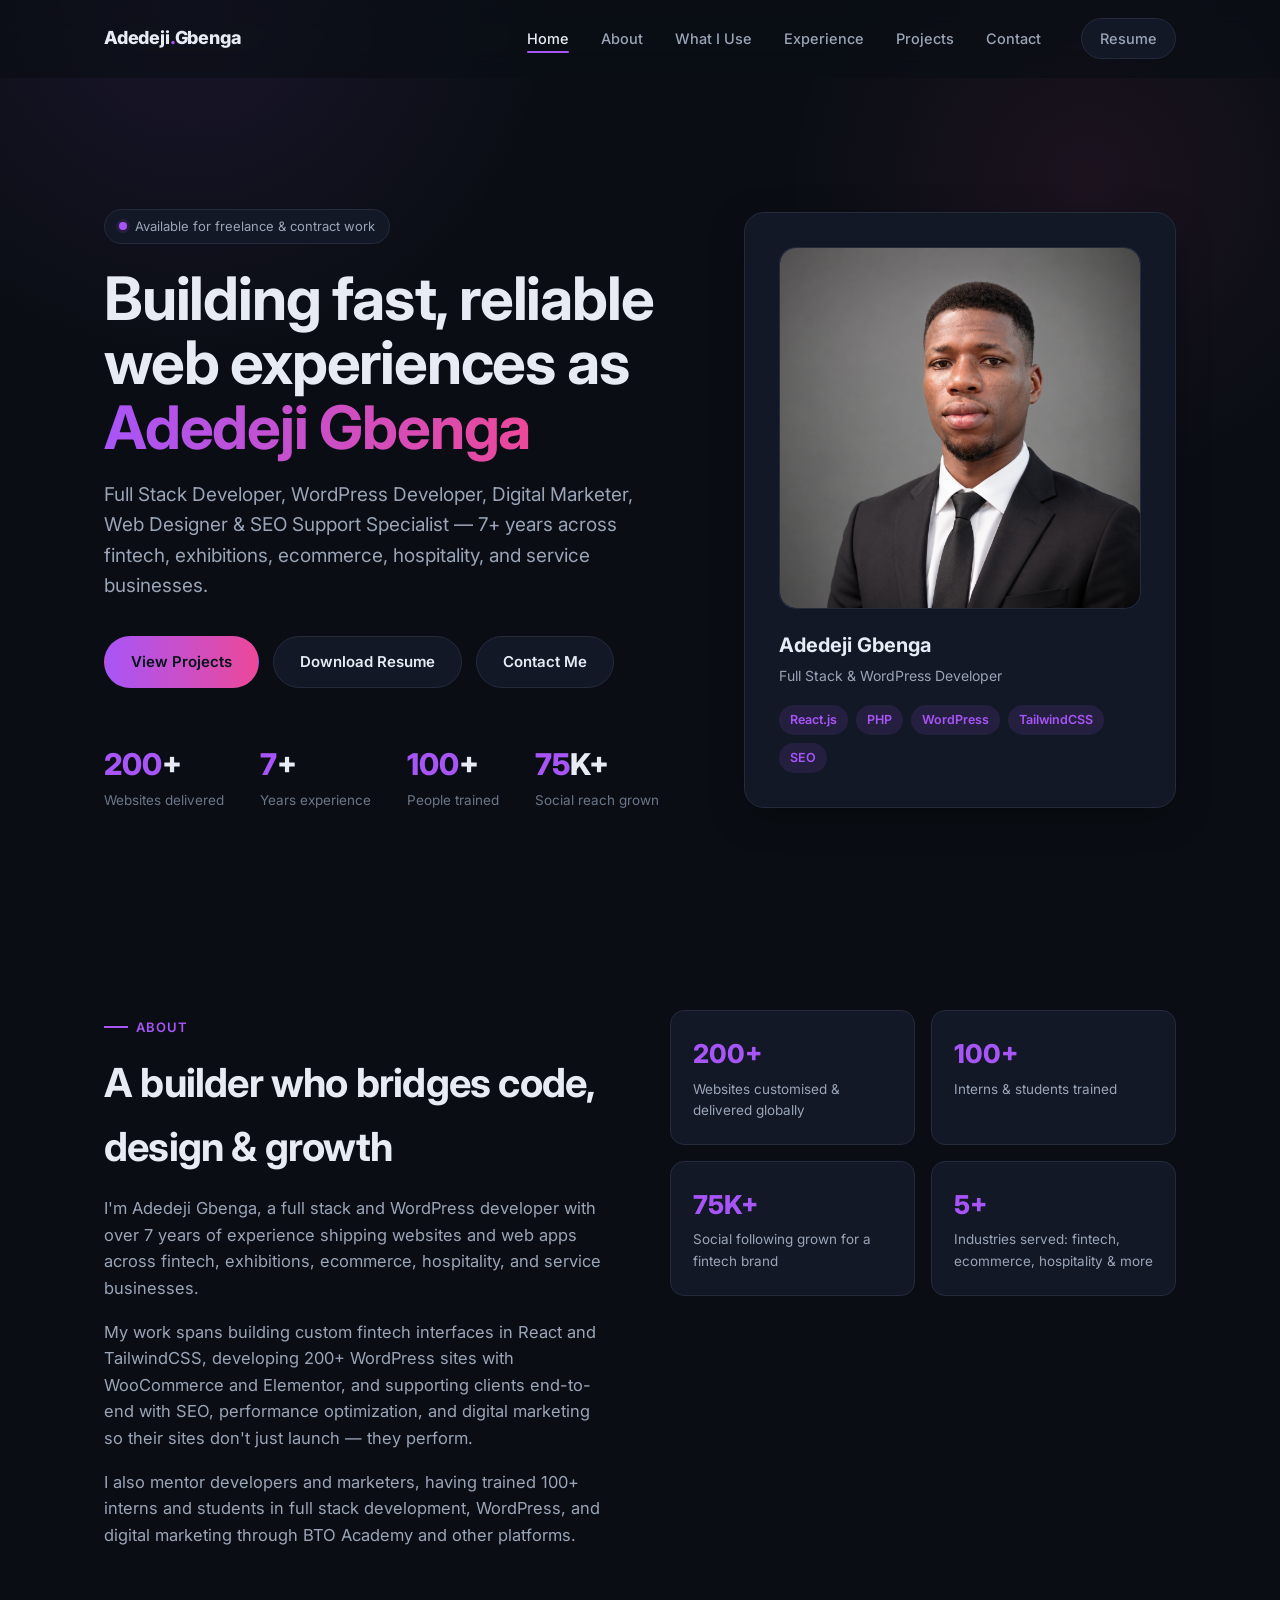
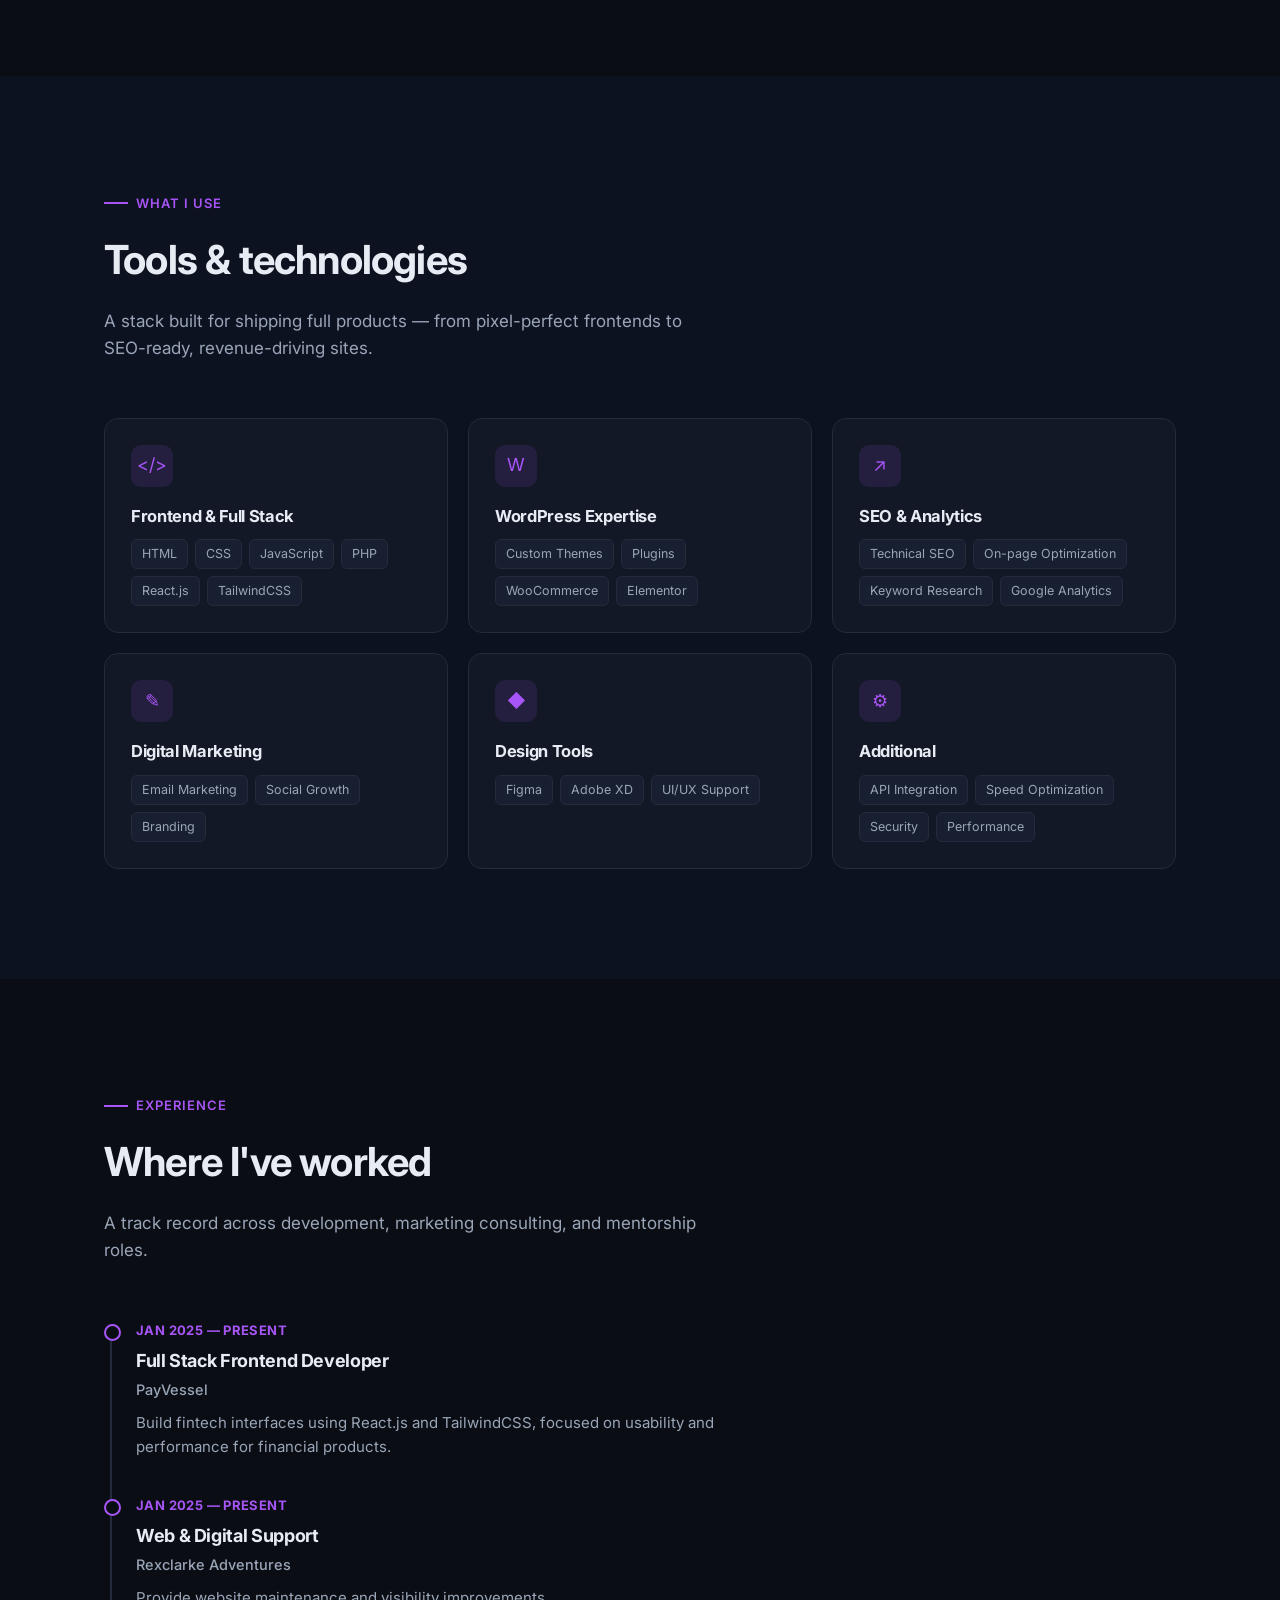
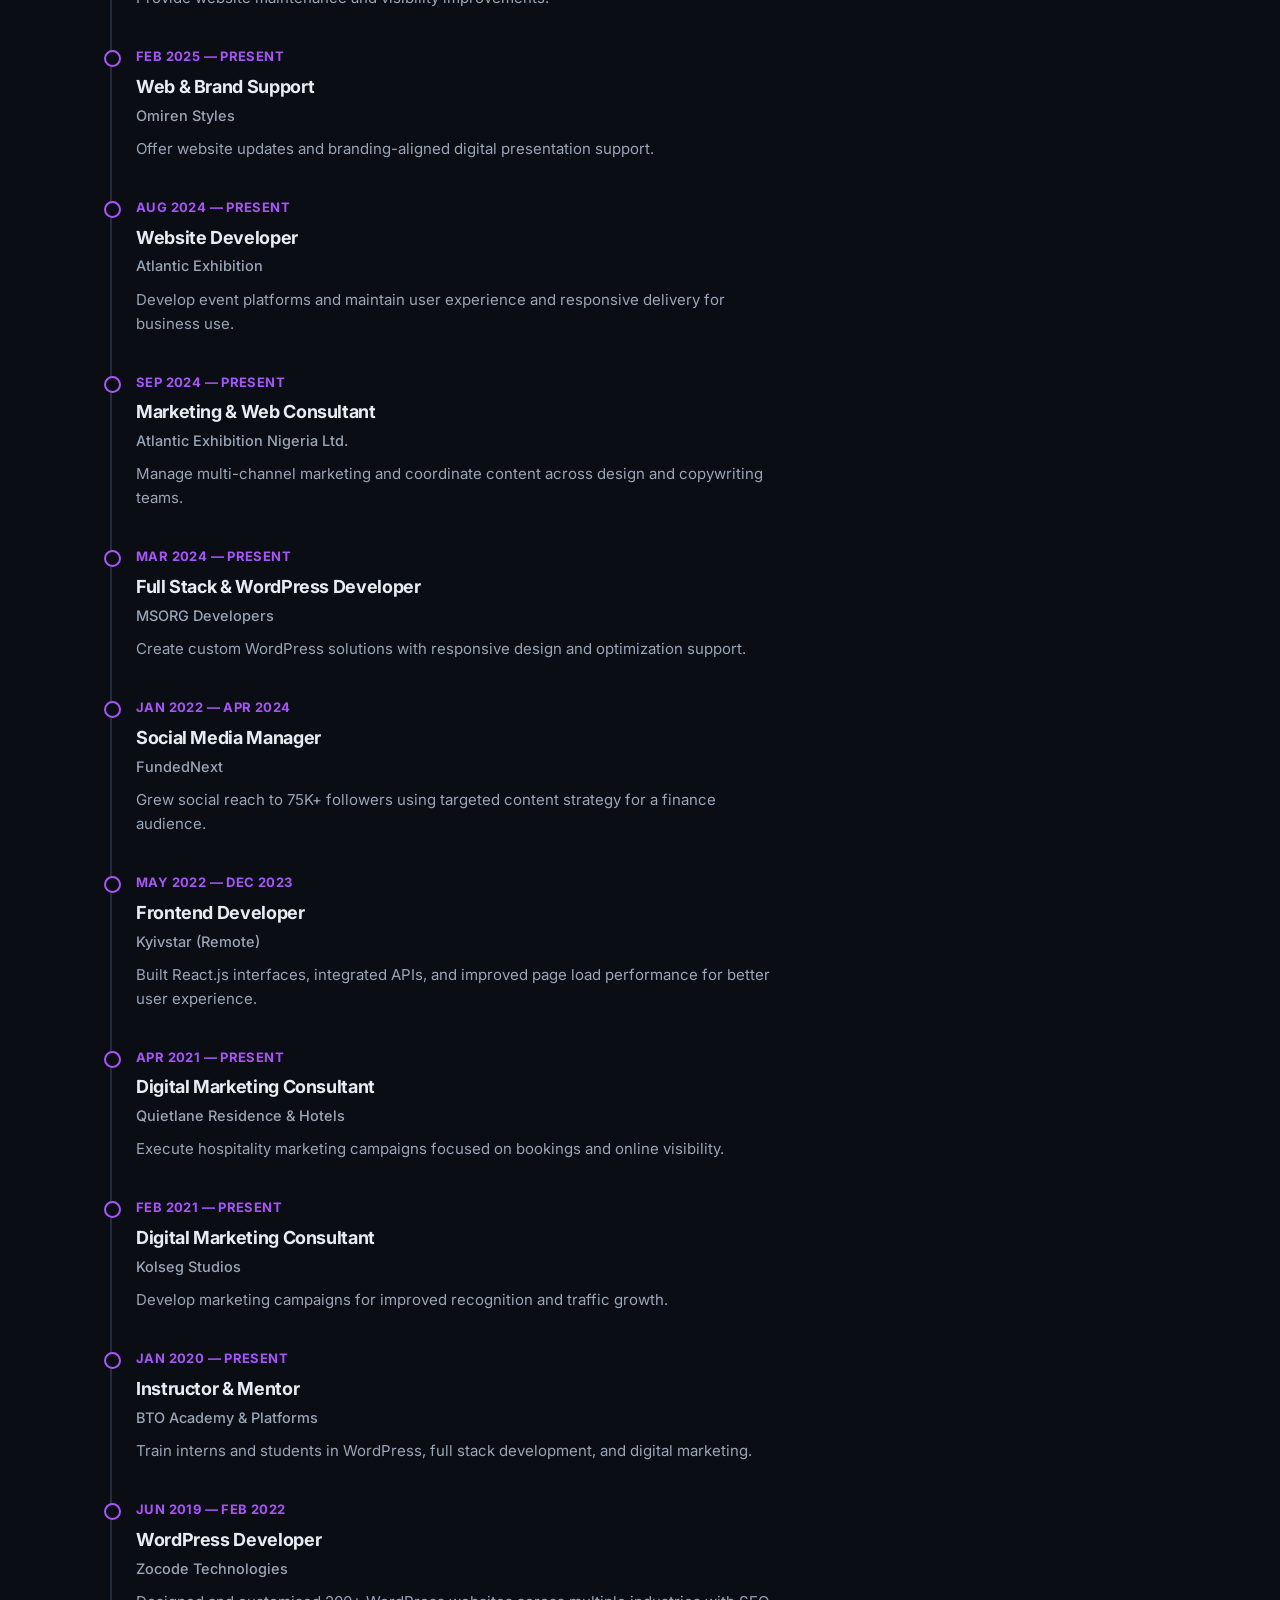
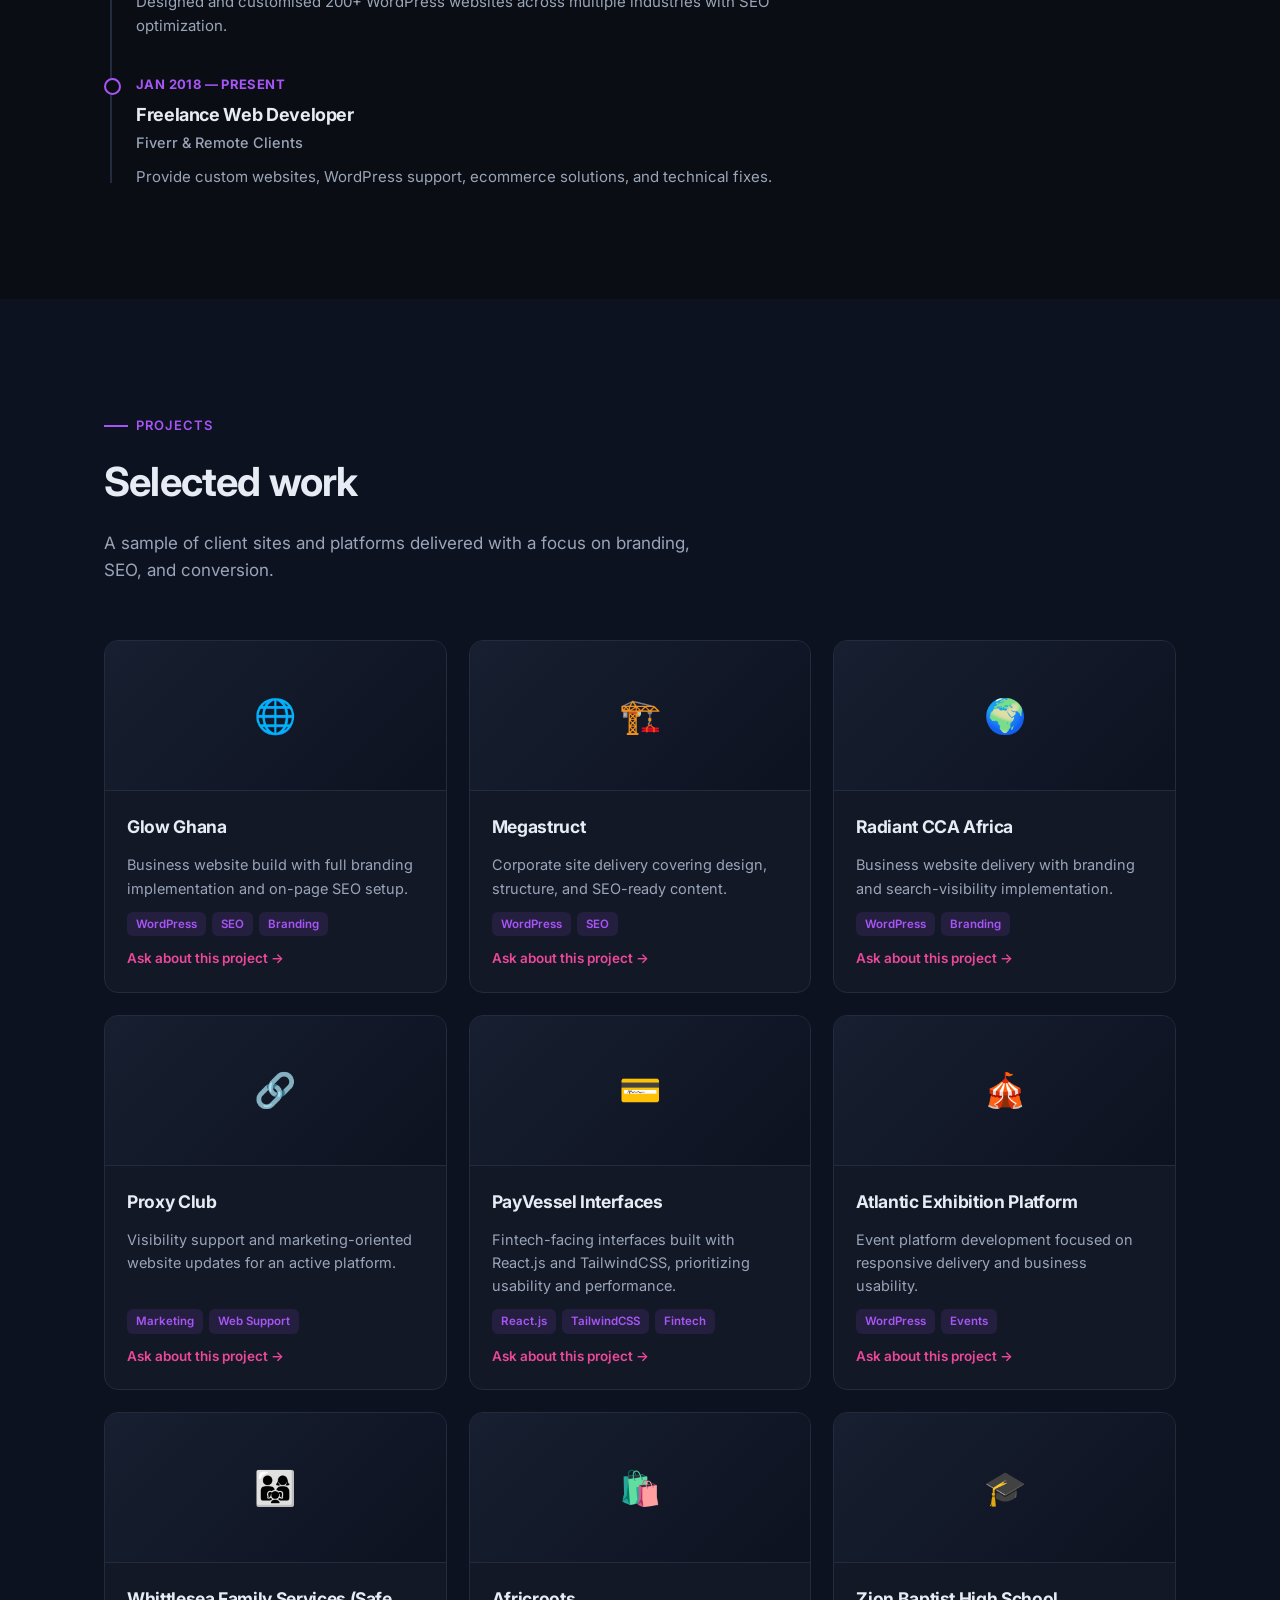
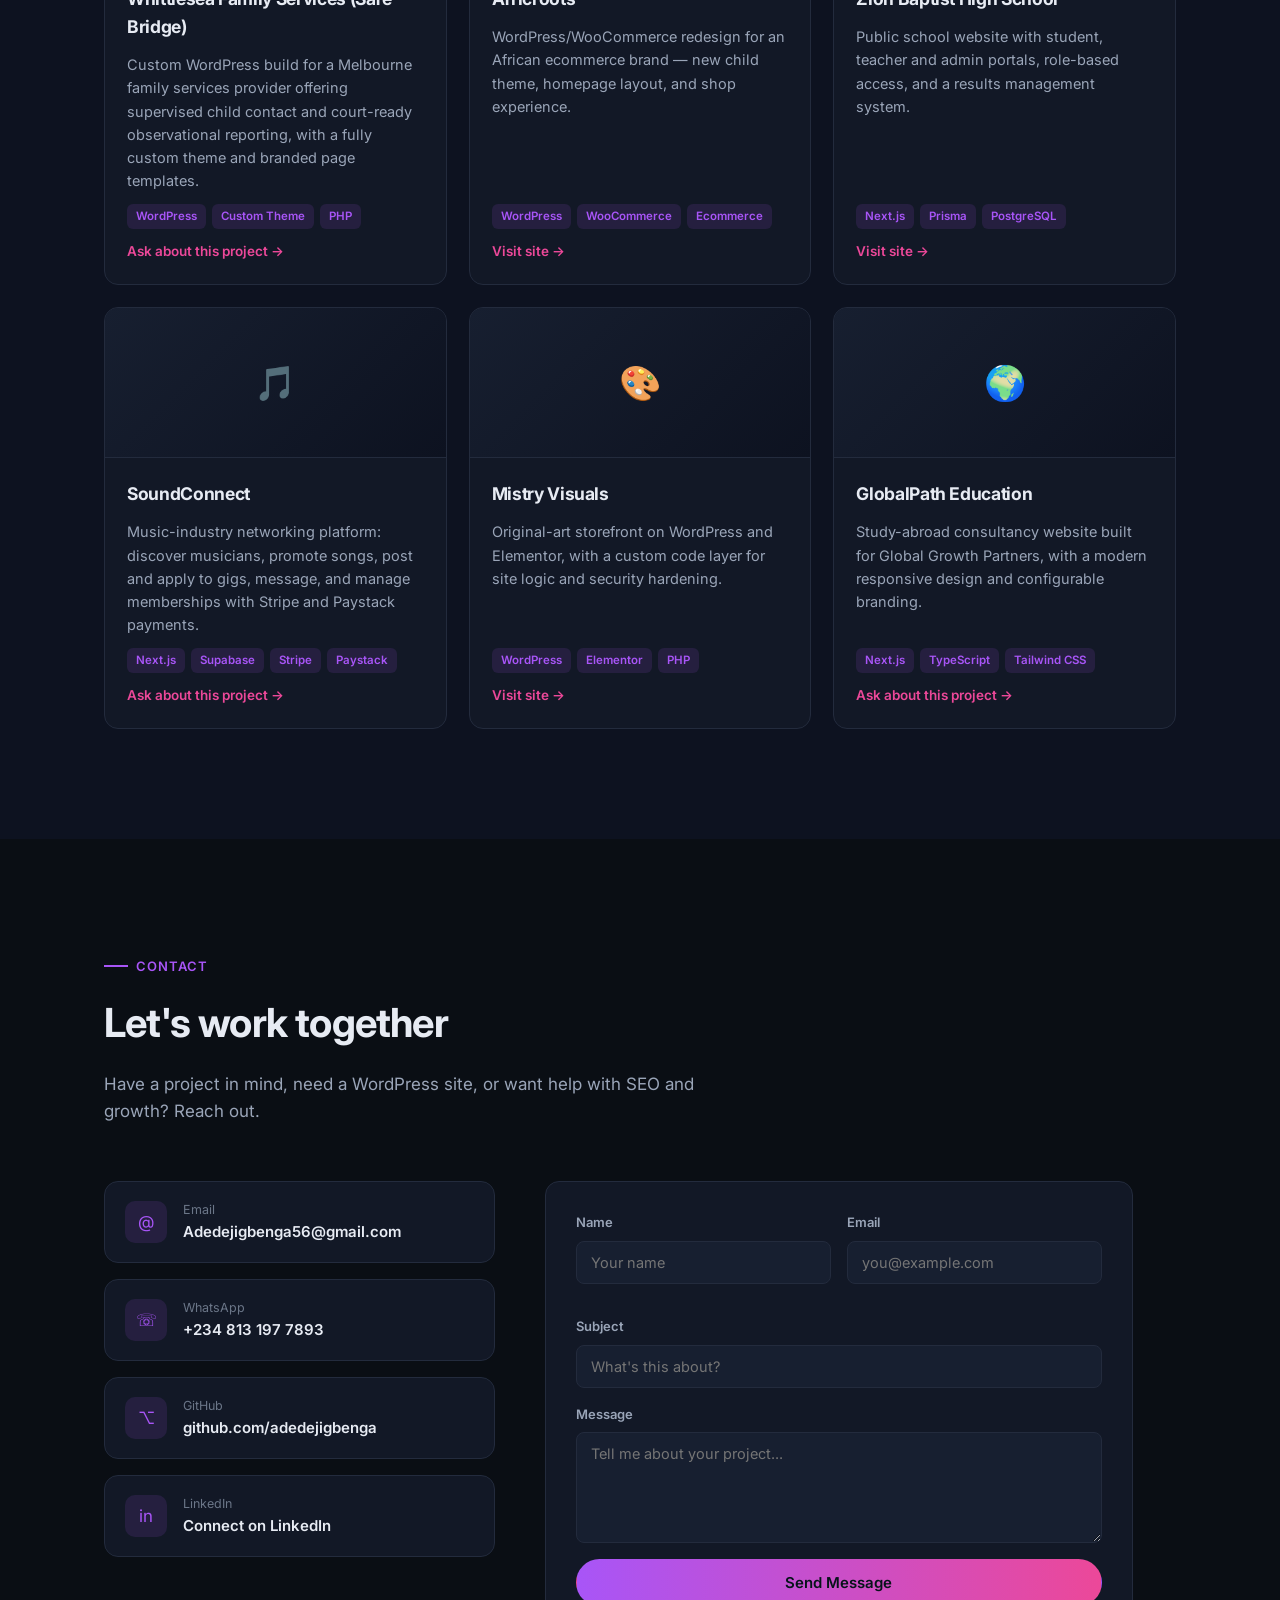
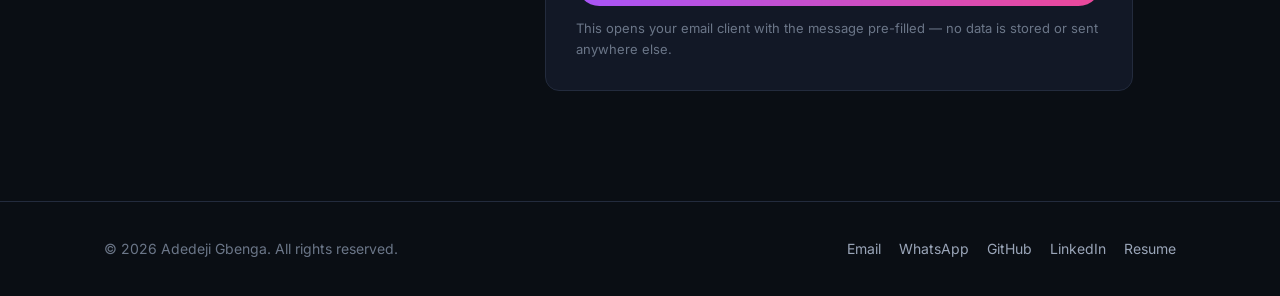
<file: index.html>
<!DOCTYPE html>
<html lang="en">
<head>
<meta charset="UTF-8">
<meta name="viewport" content="width=device-width, initial-scale=1.0">
<title>Adedeji Gbenga — Full Stack &amp; WordPress Developer</title>
<meta name="description" content="Adedeji Gbenga — Full Stack Developer, WordPress Developer, Digital Marketer, Web Designer & SEO Support Specialist. 7+ years, 200+ websites delivered.">
<link rel="icon" href="data:image/svg+xml,<svg xmlns=%22http://www.w3.org/2000/svg%22 viewBox=%220 0 100 100%22><text y=%22.9em%22 font-size=%2290%22 fill=%22%232dd4bf%22>A</text></svg>">
<link rel="preconnect" href="https://fonts.googleapis.com">
<link href="https://fonts.googleapis.com/css2?family=Inter:wght@400;500;600;700;800&display=swap" rel="stylesheet">
<link rel="stylesheet" href="css/style.css">
</head>
<body>

<!-- ============ NAV ============ -->
<nav class="nav" id="nav">
  <div class="nav-inner">
    <a href="#home" class="logo">Adedeji<span>.</span>Gbenga</a>
    <ul class="nav-links" id="navLinks">
      <li><a href="#home" class="active">Home</a></li>
      <li><a href="#about">About</a></li>
      <li><a href="#skills">What I Use</a></li>
      <li><a href="#experience">Experience</a></li>
      <li><a href="#projects">Projects</a></li>
      <li><a href="#contact">Contact</a></li>
      <li><a href="resume.html" class="nav-cta btn btn-ghost" style="padding:8px 18px;">Resume</a></li>
    </ul>
    <button class="nav-toggle" id="navToggle" aria-label="Toggle menu">
      <svg viewBox="0 0 24 24" fill="none" stroke="currentColor" stroke-width="2"><line x1="3" y1="6" x2="21" y2="6"/><line x1="3" y1="12" x2="21" y2="12"/><line x1="3" y1="18" x2="21" y2="18"/></svg>
    </button>
  </div>
</nav>

<!-- ============ HERO ============ -->
<header class="hero" id="home">
  <div class="container hero-grid">
    <div>
      <div class="hero-kicker"><span class="dot"></span> Available for freelance &amp; contract work</div>
      <h1 class="reveal">Building fast, reliable web experiences as <span class="gradient-text">Adedeji Gbenga</span></h1>
      <p class="hero-role reveal">Full Stack Developer, WordPress Developer, Digital Marketer, Web Designer &amp; SEO Support Specialist — 7+ years across fintech, exhibitions, ecommerce, hospitality, and service businesses.</p>
      <div class="hero-actions reveal">
        <a href="#projects" class="btn btn-primary">View Projects</a>
        <a href="Adedeji-Gbenga-Resume.pdf" download class="btn btn-ghost">Download Resume</a>
        <a href="#contact" class="btn btn-ghost">Contact Me</a>
      </div>
      <div class="hero-stats reveal">
        <div class="stat"><div class="num"><span>200</span>+</div><div class="label">Websites delivered</div></div>
        <div class="stat"><div class="num"><span>7</span>+</div><div class="label">Years experience</div></div>
        <div class="stat"><div class="num"><span>100</span>+</div><div class="label">People trained</div></div>
        <div class="stat"><div class="num"><span>75</span>K+</div><div class="label">Social reach grown</div></div>
      </div>
    </div>
    <div class="hero-card reveal">
      <div class="hero-avatar"><img src="assets/profile.png" alt="Adedeji Gbenga"></div>
      <div class="hero-card-name">Adedeji Gbenga</div>
      <div class="hero-card-role">Full Stack &amp; WordPress Developer</div>
      <div class="hero-tags">
        <span class="tag">React.js</span>
        <span class="tag">PHP</span>
        <span class="tag">WordPress</span>
        <span class="tag">TailwindCSS</span>
        <span class="tag">SEO</span>
      </div>
    </div>
  </div>
</header>

<!-- ============ ABOUT ============ -->
<section id="about">
  <div class="container about-grid">
    <div class="reveal">
      <div class="eyebrow">About</div>
      <h2 class="section-title">A builder who bridges code, design &amp; growth</h2>
      <div class="about-text">
        <p>I'm Adedeji Gbenga, a full stack and WordPress developer with over 7 years of experience shipping websites and web apps across fintech, exhibitions, ecommerce, hospitality, and service businesses.</p>
        <p>My work spans building custom fintech interfaces in React and TailwindCSS, developing 200+ WordPress sites with WooCommerce and Elementor, and supporting clients end-to-end with SEO, performance optimization, and digital marketing so their sites don't just launch — they perform.</p>
        <p>I also mentor developers and marketers, having trained 100+ interns and students in full stack development, WordPress, and digital marketing through BTO Academy and other platforms.</p>
      </div>
    </div>
    <div class="about-facts reveal">
      <div class="fact-card"><div class="n">200+</div><div class="l">Websites customised &amp; delivered globally</div></div>
      <div class="fact-card"><div class="n">100+</div><div class="l">Interns &amp; students trained</div></div>
      <div class="fact-card"><div class="n">75K+</div><div class="l">Social following grown for a fintech brand</div></div>
      <div class="fact-card"><div class="n">5+</div><div class="l">Industries served: fintech, ecommerce, hospitality &amp; more</div></div>
    </div>
  </div>
</section>

<!-- ============ SKILLS ============ -->
<section id="skills" style="background:var(--bg-alt);">
  <div class="container">
    <div class="eyebrow reveal">What I Use</div>
    <h2 class="section-title reveal">Tools &amp; technologies</h2>
    <p class="section-sub reveal">A stack built for shipping full products — from pixel-perfect frontends to SEO-ready, revenue-driving sites.</p>
    <div class="skills-grid">
      <div class="skill-card reveal">
        <div class="icon">&lt;/&gt;</div>
        <h3>Frontend &amp; Full Stack</h3>
        <div class="skill-tags"><span>HTML</span><span>CSS</span><span>JavaScript</span><span>PHP</span><span>React.js</span><span>TailwindCSS</span></div>
      </div>
      <div class="skill-card reveal">
        <div class="icon">W</div>
        <h3>WordPress Expertise</h3>
        <div class="skill-tags"><span>Custom Themes</span><span>Plugins</span><span>WooCommerce</span><span>Elementor</span></div>
      </div>
      <div class="skill-card reveal">
        <div class="icon">↗</div>
        <h3>SEO &amp; Analytics</h3>
        <div class="skill-tags"><span>Technical SEO</span><span>On-page Optimization</span><span>Keyword Research</span><span>Google Analytics</span></div>
      </div>
      <div class="skill-card reveal">
        <div class="icon">✎</div>
        <h3>Digital Marketing</h3>
        <div class="skill-tags"><span>Email Marketing</span><span>Social Growth</span><span>Branding</span></div>
      </div>
      <div class="skill-card reveal">
        <div class="icon">◆</div>
        <h3>Design Tools</h3>
        <div class="skill-tags"><span>Figma</span><span>Adobe XD</span><span>UI/UX Support</span></div>
      </div>
      <div class="skill-card reveal">
        <div class="icon">⚙</div>
        <h3>Additional</h3>
        <div class="skill-tags"><span>API Integration</span><span>Speed Optimization</span><span>Security</span><span>Performance</span></div>
      </div>
    </div>
  </div>
</section>

<!-- ============ EXPERIENCE ============ -->
<section id="experience">
  <div class="container">
    <div class="eyebrow reveal">Experience</div>
    <h2 class="section-title reveal">Where I've worked</h2>
    <p class="section-sub reveal">A track record across development, marketing consulting, and mentorship roles.</p>
    <div class="timeline">
      <div class="timeline-item reveal">
        <div class="timeline-date">Jan 2025 — Present</div>
        <h3>Full Stack Frontend Developer</h3>
        <div class="timeline-org">PayVessel</div>
        <p>Build fintech interfaces using React.js and TailwindCSS, focused on usability and performance for financial products.</p>
      </div>
      <div class="timeline-item reveal">
        <div class="timeline-date">Jan 2025 — Present</div>
        <h3>Web &amp; Digital Support</h3>
        <div class="timeline-org">Rexclarke Adventures</div>
        <p>Provide website maintenance and visibility improvements.</p>
      </div>
      <div class="timeline-item reveal">
        <div class="timeline-date">Feb 2025 — Present</div>
        <h3>Web &amp; Brand Support</h3>
        <div class="timeline-org">Omiren Styles</div>
        <p>Offer website updates and branding-aligned digital presentation support.</p>
      </div>
      <div class="timeline-item reveal">
        <div class="timeline-date">Aug 2024 — Present</div>
        <h3>Website Developer</h3>
        <div class="timeline-org">Atlantic Exhibition</div>
        <p>Develop event platforms and maintain user experience and responsive delivery for business use.</p>
      </div>
      <div class="timeline-item reveal">
        <div class="timeline-date">Sep 2024 — Present</div>
        <h3>Marketing &amp; Web Consultant</h3>
        <div class="timeline-org">Atlantic Exhibition Nigeria Ltd.</div>
        <p>Manage multi-channel marketing and coordinate content across design and copywriting teams.</p>
      </div>
      <div class="timeline-item reveal">
        <div class="timeline-date">Mar 2024 — Present</div>
        <h3>Full Stack &amp; WordPress Developer</h3>
        <div class="timeline-org">MSORG Developers</div>
        <p>Create custom WordPress solutions with responsive design and optimization support.</p>
      </div>
      <div class="timeline-item reveal">
        <div class="timeline-date">Jan 2022 — Apr 2024</div>
        <h3>Social Media Manager</h3>
        <div class="timeline-org">FundedNext</div>
        <p>Grew social reach to 75K+ followers using targeted content strategy for a finance audience.</p>
      </div>
      <div class="timeline-item reveal">
        <div class="timeline-date">May 2022 — Dec 2023</div>
        <h3>Frontend Developer</h3>
        <div class="timeline-org">Kyivstar (Remote)</div>
        <p>Built React.js interfaces, integrated APIs, and improved page load performance for better user experience.</p>
      </div>
      <div class="timeline-item reveal">
        <div class="timeline-date">Apr 2021 — Present</div>
        <h3>Digital Marketing Consultant</h3>
        <div class="timeline-org">Quietlane Residence &amp; Hotels</div>
        <p>Execute hospitality marketing campaigns focused on bookings and online visibility.</p>
      </div>
      <div class="timeline-item reveal">
        <div class="timeline-date">Feb 2021 — Present</div>
        <h3>Digital Marketing Consultant</h3>
        <div class="timeline-org">Kolseg Studios</div>
        <p>Develop marketing campaigns for improved recognition and traffic growth.</p>
      </div>
      <div class="timeline-item reveal">
        <div class="timeline-date">Jan 2020 — Present</div>
        <h3>Instructor &amp; Mentor</h3>
        <div class="timeline-org">BTO Academy &amp; Platforms</div>
        <p>Train interns and students in WordPress, full stack development, and digital marketing.</p>
      </div>
      <div class="timeline-item reveal">
        <div class="timeline-date">Jun 2019 — Feb 2022</div>
        <h3>WordPress Developer</h3>
        <div class="timeline-org">Zocode Technologies</div>
        <p>Designed and customised 200+ WordPress websites across multiple industries with SEO optimization.</p>
      </div>
      <div class="timeline-item reveal">
        <div class="timeline-date">Jan 2018 — Present</div>
        <h3>Freelance Web Developer</h3>
        <div class="timeline-org">Fiverr &amp; Remote Clients</div>
        <p>Provide custom websites, WordPress support, ecommerce solutions, and technical fixes.</p>
      </div>
    </div>
  </div>
</section>

<!-- ============ PROJECTS ============ -->
<section id="projects" style="background:var(--bg-alt);">
  <div class="container">
    <div class="eyebrow reveal">Projects</div>
    <h2 class="section-title reveal">Selected work</h2>
    <p class="section-sub reveal">A sample of client sites and platforms delivered with a focus on branding, SEO, and conversion.</p>
    <div class="projects-grid">
      <div class="project-card reveal">
        <div class="project-thumb">🌐</div>
        <div class="project-body">
          <h3>Glow Ghana</h3>
          <p>Business website build with full branding implementation and on-page SEO setup.</p>
          <div class="project-tags"><span>WordPress</span><span>SEO</span><span>Branding</span></div>
          <a href="#contact" class="project-link">Ask about this project →</a>
        </div>
      </div>
      <div class="project-card reveal">
        <div class="project-thumb">🏗️</div>
        <div class="project-body">
          <h3>Megastruct</h3>
          <p>Corporate site delivery covering design, structure, and SEO-ready content.</p>
          <div class="project-tags"><span>WordPress</span><span>SEO</span></div>
          <a href="#contact" class="project-link">Ask about this project →</a>
        </div>
      </div>
      <div class="project-card reveal">
        <div class="project-thumb">🌍</div>
        <div class="project-body">
          <h3>Radiant CCA Africa</h3>
          <p>Business website delivery with branding and search-visibility implementation.</p>
          <div class="project-tags"><span>WordPress</span><span>Branding</span></div>
          <a href="#contact" class="project-link">Ask about this project →</a>
        </div>
      </div>
      <div class="project-card reveal">
        <div class="project-thumb">🔗</div>
        <div class="project-body">
          <h3>Proxy Club</h3>
          <p>Visibility support and marketing-oriented website updates for an active platform.</p>
          <div class="project-tags"><span>Marketing</span><span>Web Support</span></div>
          <a href="#contact" class="project-link">Ask about this project →</a>
        </div>
      </div>
      <div class="project-card reveal">
        <div class="project-thumb">💳</div>
        <div class="project-body">
          <h3>PayVessel Interfaces</h3>
          <p>Fintech-facing interfaces built with React.js and TailwindCSS, prioritizing usability and performance.</p>
          <div class="project-tags"><span>React.js</span><span>TailwindCSS</span><span>Fintech</span></div>
          <a href="#contact" class="project-link">Ask about this project →</a>
        </div>
      </div>
      <div class="project-card reveal">
        <div class="project-thumb">🎪</div>
        <div class="project-body">
          <h3>Atlantic Exhibition Platform</h3>
          <p>Event platform development focused on responsive delivery and business usability.</p>
          <div class="project-tags"><span>WordPress</span><span>Events</span></div>
          <a href="#contact" class="project-link">Ask about this project →</a>
        </div>
      </div>
      <div class="project-card reveal">
        <div class="project-thumb">👨‍👩‍👧</div>
        <div class="project-body">
          <h3>Whittlesea Family Services (Safe Bridge)</h3>
          <p>Custom WordPress build for a Melbourne family services provider offering supervised child contact and court-ready observational reporting, with a fully custom theme and branded page templates.</p>
          <div class="project-tags"><span>WordPress</span><span>Custom Theme</span><span>PHP</span></div>
          <a href="#contact" class="project-link">Ask about this project →</a>
        </div>
      </div>
      <div class="project-card reveal">
        <div class="project-thumb">🛍️</div>
        <div class="project-body">
          <h3>Africroots</h3>
          <p>WordPress/WooCommerce redesign for an African ecommerce brand — new child theme, homepage layout, and shop experience.</p>
          <div class="project-tags"><span>WordPress</span><span>WooCommerce</span><span>Ecommerce</span></div>
          <a href="https://africroots.com" class="project-link" target="_blank" rel="noopener">Visit site →</a>
        </div>
      </div>
      <div class="project-card reveal">
        <div class="project-thumb">🎓</div>
        <div class="project-body">
          <h3>Zion Baptist High School</h3>
          <p>Public school website with student, teacher and admin portals, role-based access, and a results management system.</p>
          <div class="project-tags"><span>Next.js</span><span>Prisma</span><span>PostgreSQL</span></div>
          <a href="https://zion-baptist-high-school.vercel.app" class="project-link" target="_blank" rel="noopener">Visit site →</a>
        </div>
      </div>
      <div class="project-card reveal">
        <div class="project-thumb">🎵</div>
        <div class="project-body">
          <h3>SoundConnect</h3>
          <p>Music-industry networking platform: discover musicians, promote songs, post and apply to gigs, message, and manage memberships with Stripe and Paystack payments.</p>
          <div class="project-tags"><span>Next.js</span><span>Supabase</span><span>Stripe</span><span>Paystack</span></div>
          <a href="#contact" class="project-link">Ask about this project →</a>
        </div>
      </div>
      <div class="project-card reveal">
        <div class="project-thumb">🎨</div>
        <div class="project-body">
          <h3>Mistry Visuals</h3>
          <p>Original-art storefront on WordPress and Elementor, with a custom code layer for site logic and security hardening.</p>
          <div class="project-tags"><span>WordPress</span><span>Elementor</span><span>PHP</span></div>
          <a href="https://mistryvisuals.com" class="project-link" target="_blank" rel="noopener">Visit site →</a>
        </div>
      </div>
      <div class="project-card reveal">
        <div class="project-thumb">🌍</div>
        <div class="project-body">
          <h3>GlobalPath Education</h3>
          <p>Study-abroad consultancy website built for Global Growth Partners, with a modern responsive design and configurable branding.</p>
          <div class="project-tags"><span>Next.js</span><span>TypeScript</span><span>Tailwind CSS</span></div>
          <a href="#contact" class="project-link">Ask about this project →</a>
        </div>
      </div>
    </div>
  </div>
</section>

<!-- ============ CONTACT ============ -->
<section id="contact">
  <div class="container">
    <div class="eyebrow reveal">Contact</div>
    <h2 class="section-title reveal">Let's work together</h2>
    <p class="section-sub reveal">Have a project in mind, need a WordPress site, or want help with SEO and growth? Reach out.</p>
    <div class="contact-grid">
      <div class="contact-list reveal">
        <div class="contact-item">
          <div class="icon">@</div>
          <div><div class="label">Email</div><div class="value">Adedejigbenga56@gmail.com</div></div>
        </div>
        <div class="contact-item">
          <div class="icon">☏</div>
          <div><div class="label">WhatsApp</div><div class="value">+234 813 197 7893</div></div>
        </div>
        <div class="contact-item">
          <div class="icon">⌥</div>
          <div><div class="label">GitHub</div><div class="value">github.com/adedejigbenga</div></div>
        </div>
        <a class="contact-item" href="https://www.linkedin.com/in/adedeji-gbenga-8330653a4" target="_blank" rel="noopener">
          <div class="icon">in</div>
          <div><div class="label">LinkedIn</div><div class="value">Connect on LinkedIn</div></div>
        </a>
      </div>
      <form class="form-card reveal" id="contactForm">
        <div class="form-row">
          <div class="field"><label for="name">Name</label><input type="text" id="name" name="name" required placeholder="Your name"></div>
          <div class="field"><label for="email">Email</label><input type="email" id="email" name="email" required placeholder="you@example.com"></div>
        </div>
        <div class="field"><label for="subject">Subject</label><input type="text" id="subject" name="subject" placeholder="What's this about?"></div>
        <div class="field"><label for="message">Message</label><textarea id="message" name="message" rows="5" required placeholder="Tell me about your project..."></textarea></div>
        <button type="submit" class="btn btn-primary" style="width:100%; justify-content:center;">Send Message</button>
        <p class="form-note">This opens your email client with the message pre-filled — no data is stored or sent anywhere else.</p>
      </form>
    </div>
  </div>
</section>

<!-- ============ FOOTER ============ -->
<footer>
  <div class="container footer-inner">
    <div>© <span id="year"></span> Adedeji Gbenga. All rights reserved.</div>
    <div class="footer-socials">
      <a href="mailto:Adedejigbenga56@gmail.com">Email</a>
      <a href="https://wa.me/2348131977893" target="_blank" rel="noopener">WhatsApp</a>
      <a href="https://github.com/adedejigbenga" target="_blank" rel="noopener">GitHub</a>
      <a href="https://www.linkedin.com/in/adedeji-gbenga-8330653a4" target="_blank" rel="noopener">LinkedIn</a>
      <a href="resume.html">Resume</a>
    </div>
  </div>
</footer>

<button class="to-top" id="toTop" aria-label="Back to top">↑</button>

<script src="js/script.js"></script>
</body>
</html>
</file>
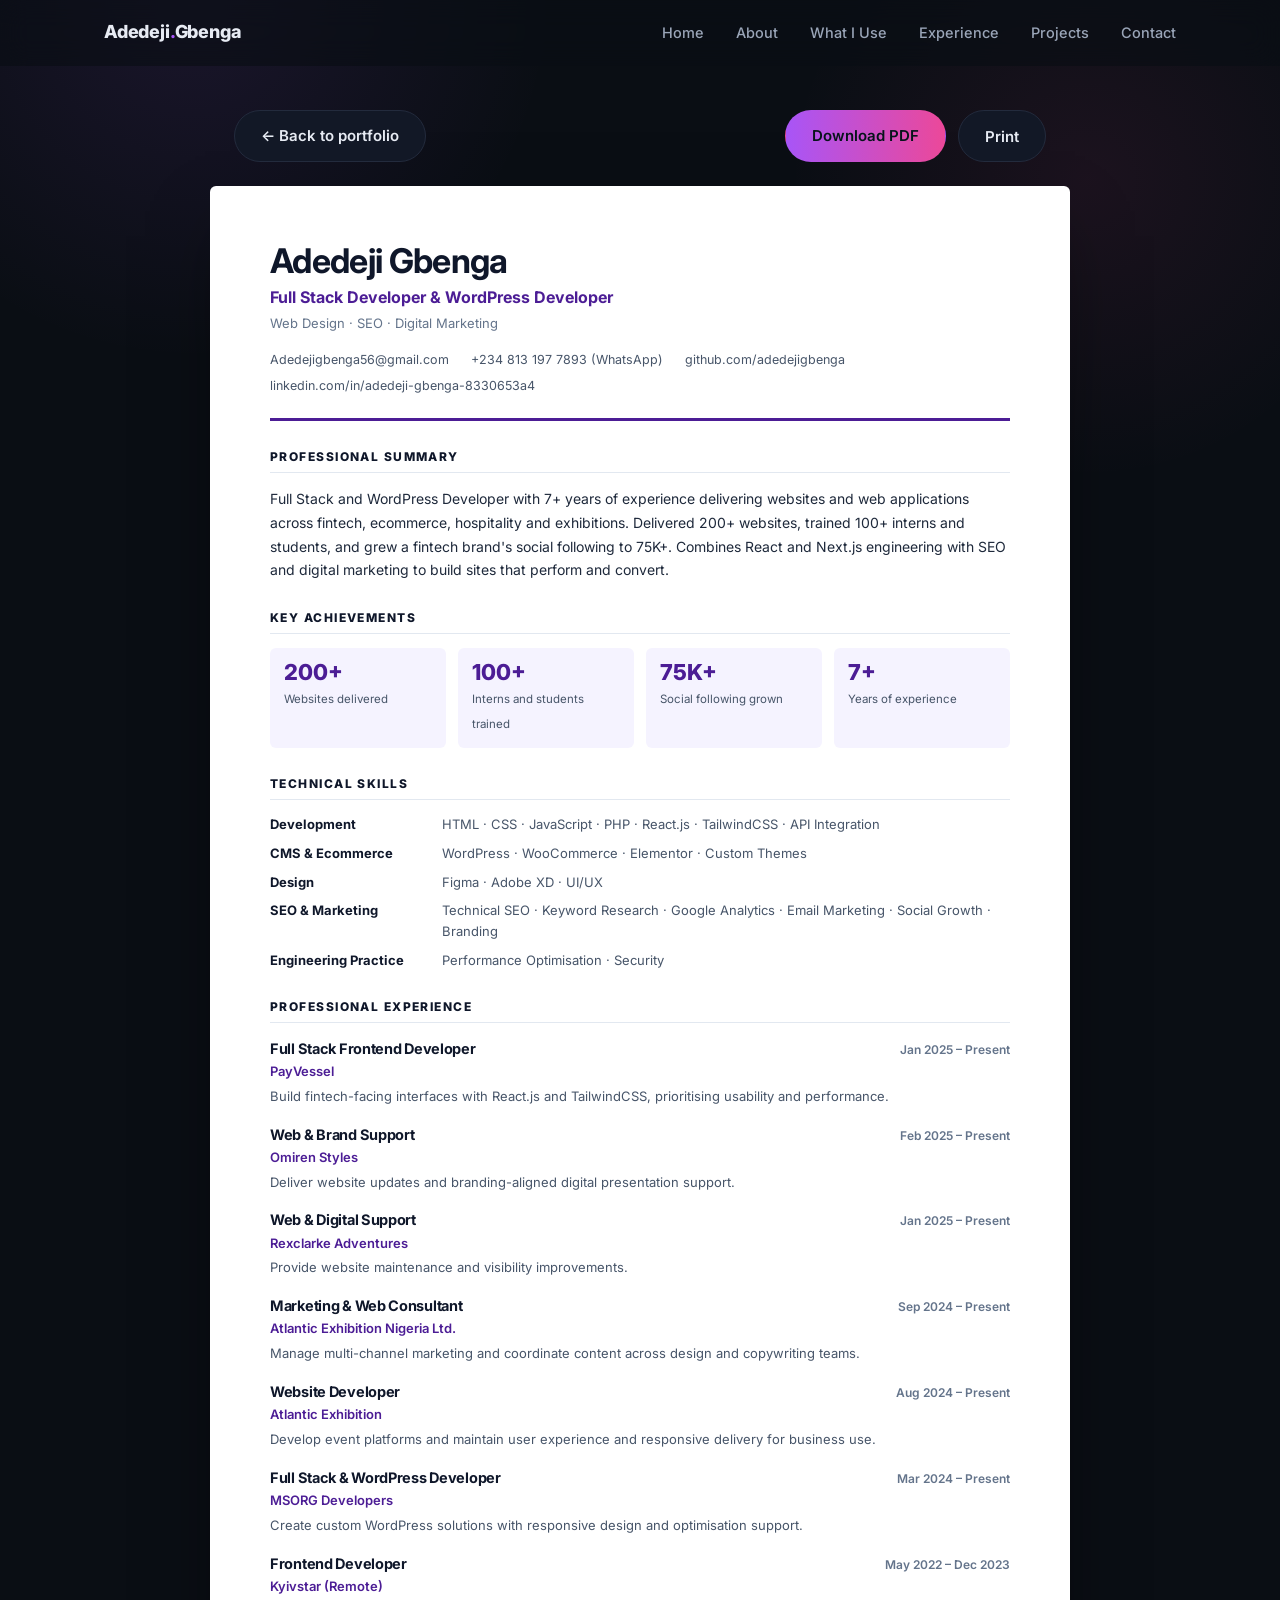
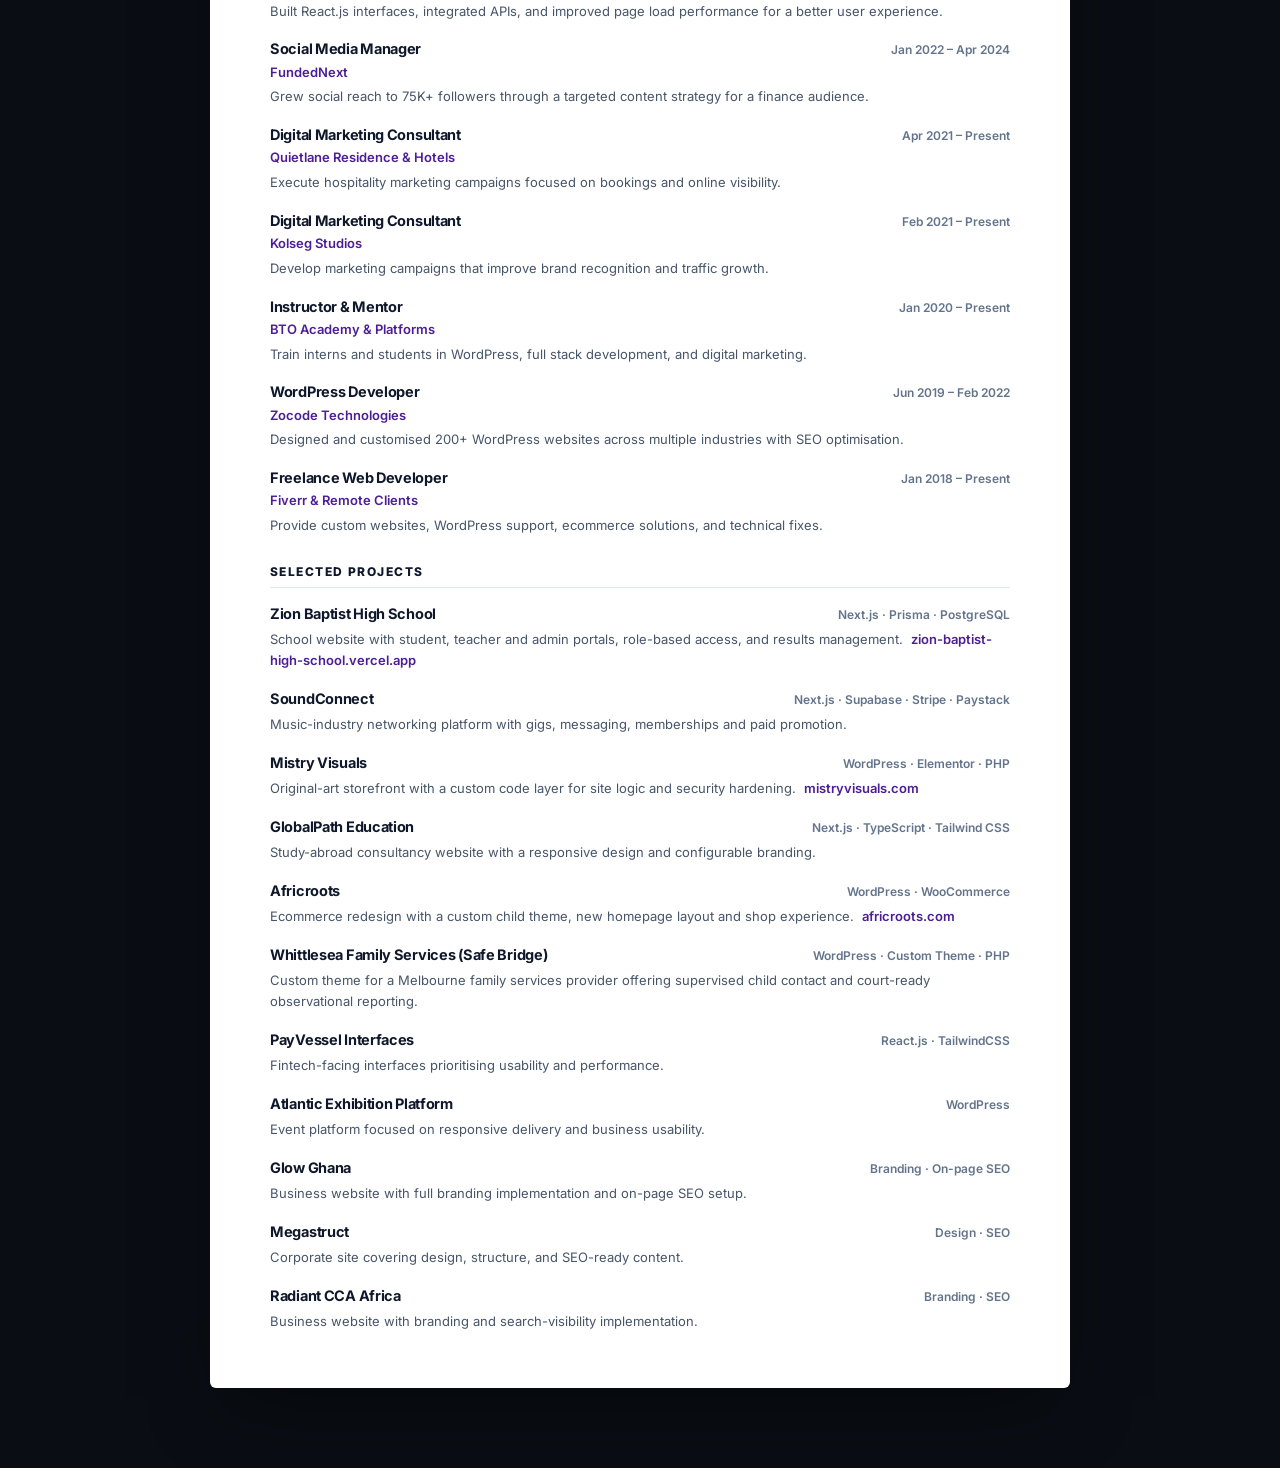
<file: resume.html>
<!DOCTYPE html>
<html lang="en">
<head>
<meta charset="UTF-8">
<meta name="viewport" content="width=device-width, initial-scale=1.0">
<title>Resume — Adedeji Gbenga</title>
<meta name="description" content="Resume / CV for Adedeji Gbenga — Full Stack Developer, WordPress Developer, Digital Marketer, Web Designer & SEO Support Specialist.">
<link rel="icon" href="data:image/svg+xml,<svg xmlns=%22http://www.w3.org/2000/svg%22 viewBox=%220 0 100 100%22><text y=%22.9em%22 font-size=%2290%22 fill=%22%232dd4bf%22>A</text></svg>">
<link rel="preconnect" href="https://fonts.googleapis.com">
<link href="https://fonts.googleapis.com/css2?family=Inter:wght@400;500;600;700;800&display=swap" rel="stylesheet">
<link rel="stylesheet" href="css/style.css">
</head>
<body>

<nav class="nav" id="nav">
  <div class="nav-inner">
    <a href="index.html" class="logo">Adedeji<span>.</span>Gbenga</a>
    <ul class="nav-links" id="navLinks">
      <li><a href="index.html#home">Home</a></li>
      <li><a href="index.html#about">About</a></li>
      <li><a href="index.html#skills">What I Use</a></li>
      <li><a href="index.html#experience">Experience</a></li>
      <li><a href="index.html#projects">Projects</a></li>
      <li><a href="index.html#contact">Contact</a></li>
    </ul>
    <button class="nav-toggle" id="navToggle" aria-label="Toggle menu">
      <svg viewBox="0 0 24 24" fill="none" stroke="currentColor" stroke-width="2"><line x1="3" y1="6" x2="21" y2="6"/><line x1="3" y1="12" x2="21" y2="12"/><line x1="3" y1="18" x2="21" y2="18"/></svg>
    </button>
  </div>
</nav>

<div class="resume-page">
  <div class="resume-toolbar">
    <a href="index.html" class="btn btn-ghost">← Back to portfolio</a>
    <div style="display:flex; gap:12px;">
      <a href="Adedeji-Gbenga-Resume.pdf" download class="btn btn-primary">Download PDF</a>
      <button class="btn btn-ghost" onclick="window.print()">Print</button>
    </div>
  </div>

  <article class="resume-doc">
    <header class="r-header">
      <h1>Adedeji Gbenga</h1>
      <div class="r-title">Full Stack Developer &amp; WordPress Developer</div>
      <div class="r-subtitle">Web Design · SEO · Digital Marketing</div>
      <ul class="r-contact">
        <li><a href="mailto:Adedejigbenga56@gmail.com">Adedejigbenga56@gmail.com</a></li>
        <li>+234 813 197 7893 (WhatsApp)</li>
        <li><a href="https://github.com/adedejigbenga" target="_blank" rel="noopener">github.com/adedejigbenga</a></li>
        <li><a href="https://linkedin.com/in/adedeji-gbenga-8330653a4" target="_blank" rel="noopener">linkedin.com/in/adedeji-gbenga-8330653a4</a></li>
      </ul>
    </header>

    <section class="r-section">
      <h2>Professional Summary</h2>
      <p class="r-summary">Full Stack and WordPress Developer with 7+ years of experience delivering websites and web applications across fintech, ecommerce, hospitality and exhibitions. Delivered 200+ websites, trained 100+ interns and students, and grew a fintech brand's social following to 75K+. Combines React and Next.js engineering with SEO and digital marketing to build sites that perform and convert.</p>
    </section>

    <section class="r-section">
      <h2>Key Achievements</h2>
      <div class="r-stats">
        <div><strong>200+</strong><span>Websites delivered</span></div>
        <div><strong>100+</strong><span>Interns and students trained</span></div>
        <div><strong>75K+</strong><span>Social following grown</span></div>
        <div><strong>7+</strong><span>Years of experience</span></div>
      </div>
    </section>

    <section class="r-section">
      <h2>Technical Skills</h2>
      <dl class="r-skills">
        <div class="r-skill-row"><dt>Development</dt><dd>HTML · CSS · JavaScript · PHP · React.js · TailwindCSS · API Integration</dd></div>
        <div class="r-skill-row"><dt>CMS &amp; Ecommerce</dt><dd>WordPress · WooCommerce · Elementor · Custom Themes</dd></div>
        <div class="r-skill-row"><dt>Design</dt><dd>Figma · Adobe XD · UI/UX</dd></div>
        <div class="r-skill-row"><dt>SEO &amp; Marketing</dt><dd>Technical SEO · Keyword Research · Google Analytics · Email Marketing · Social Growth · Branding</dd></div>
        <div class="r-skill-row"><dt>Engineering Practice</dt><dd>Performance Optimisation · Security</dd></div>
      </dl>
    </section>

    <section class="r-section">
      <h2>Professional Experience</h2>
      <div class="r-entry">
        <div class="r-entry-head"><h3>Full Stack Frontend Developer</h3><span class="r-date">Jan 2025 – Present</span></div>
        <div class="r-org">PayVessel</div>
        <p>Build fintech-facing interfaces with React.js and TailwindCSS, prioritising usability and performance.</p>
      </div>
      <div class="r-entry">
        <div class="r-entry-head"><h3>Web &amp; Brand Support</h3><span class="r-date">Feb 2025 – Present</span></div>
        <div class="r-org">Omiren Styles</div>
        <p>Deliver website updates and branding-aligned digital presentation support.</p>
      </div>
      <div class="r-entry">
        <div class="r-entry-head"><h3>Web &amp; Digital Support</h3><span class="r-date">Jan 2025 – Present</span></div>
        <div class="r-org">Rexclarke Adventures</div>
        <p>Provide website maintenance and visibility improvements.</p>
      </div>
      <div class="r-entry">
        <div class="r-entry-head"><h3>Marketing &amp; Web Consultant</h3><span class="r-date">Sep 2024 – Present</span></div>
        <div class="r-org">Atlantic Exhibition Nigeria Ltd.</div>
        <p>Manage multi-channel marketing and coordinate content across design and copywriting teams.</p>
      </div>
      <div class="r-entry">
        <div class="r-entry-head"><h3>Website Developer</h3><span class="r-date">Aug 2024 – Present</span></div>
        <div class="r-org">Atlantic Exhibition</div>
        <p>Develop event platforms and maintain user experience and responsive delivery for business use.</p>
      </div>
      <div class="r-entry">
        <div class="r-entry-head"><h3>Full Stack &amp; WordPress Developer</h3><span class="r-date">Mar 2024 – Present</span></div>
        <div class="r-org">MSORG Developers</div>
        <p>Create custom WordPress solutions with responsive design and optimisation support.</p>
      </div>
      <div class="r-entry">
        <div class="r-entry-head"><h3>Frontend Developer</h3><span class="r-date">May 2022 – Dec 2023</span></div>
        <div class="r-org">Kyivstar (Remote)</div>
        <p>Built React.js interfaces, integrated APIs, and improved page load performance for a better user experience.</p>
      </div>
      <div class="r-entry">
        <div class="r-entry-head"><h3>Social Media Manager</h3><span class="r-date">Jan 2022 – Apr 2024</span></div>
        <div class="r-org">FundedNext</div>
        <p>Grew social reach to 75K+ followers through a targeted content strategy for a finance audience.</p>
      </div>
      <div class="r-entry">
        <div class="r-entry-head"><h3>Digital Marketing Consultant</h3><span class="r-date">Apr 2021 – Present</span></div>
        <div class="r-org">Quietlane Residence &amp; Hotels</div>
        <p>Execute hospitality marketing campaigns focused on bookings and online visibility.</p>
      </div>
      <div class="r-entry">
        <div class="r-entry-head"><h3>Digital Marketing Consultant</h3><span class="r-date">Feb 2021 – Present</span></div>
        <div class="r-org">Kolseg Studios</div>
        <p>Develop marketing campaigns that improve brand recognition and traffic growth.</p>
      </div>
      <div class="r-entry">
        <div class="r-entry-head"><h3>Instructor &amp; Mentor</h3><span class="r-date">Jan 2020 – Present</span></div>
        <div class="r-org">BTO Academy &amp; Platforms</div>
        <p>Train interns and students in WordPress, full stack development, and digital marketing.</p>
      </div>
      <div class="r-entry">
        <div class="r-entry-head"><h3>WordPress Developer</h3><span class="r-date">Jun 2019 – Feb 2022</span></div>
        <div class="r-org">Zocode Technologies</div>
        <p>Designed and customised 200+ WordPress websites across multiple industries with SEO optimisation.</p>
      </div>
      <div class="r-entry">
        <div class="r-entry-head"><h3>Freelance Web Developer</h3><span class="r-date">Jan 2018 – Present</span></div>
        <div class="r-org">Fiverr &amp; Remote Clients</div>
        <p>Provide custom websites, WordPress support, ecommerce solutions, and technical fixes.</p>
      </div>
    </section>

    <section class="r-section">
      <h2>Selected Projects</h2>
      <div class="r-project">
        <div class="r-entry-head"><h3>Zion Baptist High School</h3><span class="r-stack">Next.js · Prisma · PostgreSQL</span></div>
        <p>School website with student, teacher and admin portals, role-based access, and results management. <a class="r-link" href="https://zion-baptist-high-school.vercel.app" target="_blank" rel="noopener">zion-baptist-high-school.vercel.app</a></p>
      </div>
      <div class="r-project">
        <div class="r-entry-head"><h3>SoundConnect</h3><span class="r-stack">Next.js · Supabase · Stripe · Paystack</span></div>
        <p>Music-industry networking platform with gigs, messaging, memberships and paid promotion.</p>
      </div>
      <div class="r-project">
        <div class="r-entry-head"><h3>Mistry Visuals</h3><span class="r-stack">WordPress · Elementor · PHP</span></div>
        <p>Original-art storefront with a custom code layer for site logic and security hardening. <a class="r-link" href="https://mistryvisuals.com" target="_blank" rel="noopener">mistryvisuals.com</a></p>
      </div>
      <div class="r-project">
        <div class="r-entry-head"><h3>GlobalPath Education</h3><span class="r-stack">Next.js · TypeScript · Tailwind CSS</span></div>
        <p>Study-abroad consultancy website with a responsive design and configurable branding.</p>
      </div>
      <div class="r-project">
        <div class="r-entry-head"><h3>Africroots</h3><span class="r-stack">WordPress · WooCommerce</span></div>
        <p>Ecommerce redesign with a custom child theme, new homepage layout and shop experience. <a class="r-link" href="https://africroots.com" target="_blank" rel="noopener">africroots.com</a></p>
      </div>
      <div class="r-project">
        <div class="r-entry-head"><h3>Whittlesea Family Services (Safe Bridge)</h3><span class="r-stack">WordPress · Custom Theme · PHP</span></div>
        <p>Custom theme for a Melbourne family services provider offering supervised child contact and court-ready observational reporting.</p>
      </div>
      <div class="r-project">
        <div class="r-entry-head"><h3>PayVessel Interfaces</h3><span class="r-stack">React.js · TailwindCSS</span></div>
        <p>Fintech-facing interfaces prioritising usability and performance.</p>
      </div>
      <div class="r-project">
        <div class="r-entry-head"><h3>Atlantic Exhibition Platform</h3><span class="r-stack">WordPress</span></div>
        <p>Event platform focused on responsive delivery and business usability.</p>
      </div>
      <div class="r-project">
        <div class="r-entry-head"><h3>Glow Ghana</h3><span class="r-stack">Branding · On-page SEO</span></div>
        <p>Business website with full branding implementation and on-page SEO setup.</p>
      </div>
      <div class="r-project">
        <div class="r-entry-head"><h3>Megastruct</h3><span class="r-stack">Design · SEO</span></div>
        <p>Corporate site covering design, structure, and SEO-ready content.</p>
      </div>
      <div class="r-project">
        <div class="r-entry-head"><h3>Radiant CCA Africa</h3><span class="r-stack">Branding · SEO</span></div>
        <p>Business website with branding and search-visibility implementation.</p>
      </div>
    </section>
  </article>
</div>

<button class="to-top" id="toTop" aria-label="Back to top">↑</button>

<script src="js/script.js"></script>
</body>
</html>
</file>
<file: css/style.css>
/* ===================================================================
   Adedeji Gbenga — Portfolio
   Design: dark modern, single accent, system-first type scale
   =================================================================== */

:root {
  --bg: #0a0e14;
  --bg-alt: #0d1220;
  --surface: #121826;
  --surface-2: #171f30;
  --border: #232b3d;
  --text: #e7ebf3;
  --text-dim: #9aa5b8;
  --text-faint: #6b7688;
  --accent: #a855f7;
  --accent-2: #ec4899;
  --accent-soft: rgba(168, 85, 247, 0.12);
  --danger: #f87171;
  --radius: 14px;
  --radius-sm: 8px;
  --shadow: 0 10px 40px -12px rgba(0, 0, 0, 0.6);
  --maxw: 1120px;
  --font: "Inter", -apple-system, BlinkMacSystemFont, "Segoe UI", Roboto, sans-serif;
}

@media (prefers-color-scheme: light) {
  :root[data-theme="auto"] {
    --bg: #f7f8fb;
    --bg-alt: #eef1f6;
    --surface: #ffffff;
    --surface-2: #f1f3f8;
    --border: #e2e6ee;
    --text: #14181f;
    --text-dim: #4b5567;
    --text-faint: #7a8496;
    --shadow: 0 10px 40px -12px rgba(20, 24, 31, 0.15);
  }
}

* { box-sizing: border-box; margin: 0; padding: 0; }

html { scroll-behavior: smooth; }

body {
  background: var(--bg);
  color: var(--text);
  font-family: var(--font);
  line-height: 1.6;
  font-size: 16px;
  overflow-x: hidden;
}

body::before {
  content: "";
  position: fixed;
  inset: 0;
  z-index: -2;
  background:
    radial-gradient(600px circle at 15% 0%, rgba(168, 85, 247, 0.10), transparent 60%),
    radial-gradient(500px circle at 85% 20%, rgba(236, 72, 153, 0.08), transparent 60%),
    var(--bg);
}

img { max-width: 100%; display: block; }
a { color: inherit; text-decoration: none; }
ul { list-style: none; }
button { font-family: inherit; cursor: pointer; }

.container {
  max-width: var(--maxw);
  margin: 0 auto;
  padding: 0 24px;
}

section { padding: 110px 0; }

.eyebrow {
  display: inline-flex;
  align-items: center;
  gap: 8px;
  font-size: 13px;
  font-weight: 600;
  letter-spacing: 0.08em;
  text-transform: uppercase;
  color: var(--accent);
  margin-bottom: 14px;
}
.eyebrow::before {
  content: "";
  width: 24px;
  height: 2px;
  background: var(--accent);
  display: inline-block;
}

h1, h2, h3, h4 { font-weight: 700; letter-spacing: -0.02em; }

.section-title {
  font-size: clamp(28px, 4vw, 40px);
  margin-bottom: 16px;
}

.section-sub {
  color: var(--text-dim);
  max-width: 620px;
  margin-bottom: 56px;
  font-size: 17px;
}

.gradient-text {
  background: linear-gradient(90deg, var(--accent), var(--accent-2));
  -webkit-background-clip: text;
  background-clip: text;
  color: transparent;
}

/* ---------- buttons ---------- */
.btn {
  display: inline-flex;
  align-items: center;
  gap: 8px;
  padding: 13px 26px;
  border-radius: 999px;
  font-weight: 600;
  font-size: 15px;
  border: 1px solid transparent;
  transition: transform 0.2s ease, box-shadow 0.2s ease, background 0.2s ease, border-color 0.2s ease;
}
.btn-primary {
  background: linear-gradient(90deg, var(--accent), var(--accent-2));
  color: #06131a;
}
.btn-primary:hover { transform: translateY(-2px); box-shadow: 0 12px 24px -8px rgba(168, 85, 247, 0.45); }
.btn-ghost {
  border-color: var(--border);
  color: var(--text);
  background: var(--surface);
}
.btn-ghost:hover { border-color: var(--accent); color: var(--accent); transform: translateY(-2px); }

/* ---------- nav ---------- */
.nav {
  position: fixed;
  top: 0; left: 0; right: 0;
  z-index: 100;
  backdrop-filter: blur(14px);
  background: rgba(10, 14, 20, 0.65);
  border-bottom: 1px solid transparent;
  transition: border-color 0.3s ease, background 0.3s ease;
}
.nav.scrolled { border-color: var(--border); }
.nav-inner {
  max-width: var(--maxw);
  margin: 0 auto;
  padding: 18px 24px;
  display: flex;
  align-items: center;
  justify-content: space-between;
}
.logo {
  font-weight: 800;
  font-size: 18px;
  letter-spacing: -0.01em;
}
.logo span { color: var(--accent); }
.nav-links {
  display: flex;
  gap: 32px;
  align-items: center;
}
.nav-links a {
  font-size: 14.5px;
  font-weight: 500;
  color: var(--text-dim);
  transition: color 0.2s ease;
  position: relative;
}
.nav-links a:hover, .nav-links a.active { color: var(--text); }
.nav-links a.active::after {
  content: "";
  position: absolute;
  left: 0; right: 0; bottom: -6px;
  height: 2px;
  background: var(--accent);
  border-radius: 2px;
}
.nav-cta { margin-left: 8px; }
.nav-toggle {
  display: none;
  background: none;
  border: 1px solid var(--border);
  border-radius: var(--radius-sm);
  width: 40px; height: 40px;
  color: var(--text);
  align-items: center;
  justify-content: center;
}
.nav-toggle svg { width: 20px; height: 20px; }

@media (max-width: 860px) {
  .nav-links { position: fixed; top: 68px; left: 0; right: 0; flex-direction: column; background: var(--bg-alt); border-bottom: 1px solid var(--border); padding: 20px 24px 28px; gap: 18px; transform: translateY(-140%); opacity: 0; transition: transform 0.3s ease, opacity 0.3s ease; }
  .nav-links.open { transform: translateY(0); opacity: 1; }
  .nav-toggle { display: inline-flex; }
}

/* ---------- hero ---------- */
.hero {
  min-height: 100vh;
  display: flex;
  align-items: center;
  padding-top: 120px;
  position: relative;
}
.hero-grid {
  display: grid;
  grid-template-columns: 1.15fr 0.85fr;
  gap: 56px;
  align-items: center;
}
.hero-kicker {
  display: inline-flex;
  align-items: center;
  gap: 8px;
  padding: 6px 14px;
  border-radius: 999px;
  background: var(--surface);
  border: 1px solid var(--border);
  font-size: 13px;
  color: var(--text-dim);
  margin-bottom: 22px;
}
.hero-kicker .dot {
  width: 8px; height: 8px; border-radius: 50%;
  background: var(--accent);
  box-shadow: 0 0 0 3px var(--accent-soft);
}
.hero h1 {
  font-size: clamp(36px, 5.2vw, 60px);
  line-height: 1.08;
  margin-bottom: 20px;
}
.hero-role {
  font-size: clamp(16px, 2vw, 19px);
  color: var(--text-dim);
  max-width: 560px;
  margin-bottom: 34px;
}
.hero-actions { display: flex; gap: 14px; flex-wrap: wrap; margin-bottom: 52px; }

.hero-stats { display: flex; gap: 36px; flex-wrap: wrap; }
.stat .num {
  font-size: 30px;
  font-weight: 800;
  color: var(--text);
}
.stat .num span { color: var(--accent); }
.stat .label { font-size: 13.5px; color: var(--text-faint); margin-top: 2px; }

.hero-card {
  background: var(--surface);
  border: 1px solid var(--border);
  border-radius: 20px;
  padding: 34px;
  box-shadow: var(--shadow);
  position: relative;
}
.hero-avatar {
  width: 100%;
  aspect-ratio: 1;
  border-radius: 16px;
  background: linear-gradient(160deg, var(--surface-2), var(--bg-alt));
  display: flex;
  align-items: center;
  justify-content: center;
  font-size: 72px;
  font-weight: 800;
  color: var(--accent);
  border: 1px solid var(--border);
  margin-bottom: 20px;
  overflow: hidden;
}
.hero-avatar img { width: 100%; height: 100%; object-fit: cover; border-radius: 16px; }
.hero-card-name { font-size: 20px; font-weight: 700; margin-bottom: 4px; }
.hero-card-role { font-size: 14px; color: var(--text-dim); margin-bottom: 18px; }
.hero-tags { display: flex; flex-wrap: wrap; gap: 8px; }
.tag {
  font-size: 12.5px;
  padding: 5px 11px;
  border-radius: 999px;
  background: var(--accent-soft);
  color: var(--accent);
  font-weight: 600;
}

@media (max-width: 900px) {
  .hero-grid { grid-template-columns: 1fr; }
  .hero-card { max-width: 380px; }
}

/* ---------- about ---------- */
.about-grid {
  display: grid;
  grid-template-columns: 1fr 1fr;
  gap: 60px;
  align-items: start;
}
.about-text p { color: var(--text-dim); margin-bottom: 18px; font-size: 16.5px; }
.about-facts { display: grid; grid-template-columns: 1fr 1fr; gap: 16px; }
.fact-card {
  background: var(--surface);
  border: 1px solid var(--border);
  border-radius: var(--radius);
  padding: 22px;
}
.fact-card .n { font-size: 26px; font-weight: 800; color: var(--accent); }
.fact-card .l { font-size: 13.5px; color: var(--text-dim); margin-top: 4px; }

@media (max-width: 800px) { .about-grid { grid-template-columns: 1fr; } }

/* ---------- skills ---------- */
.skills-grid {
  display: grid;
  grid-template-columns: repeat(3, 1fr);
  gap: 20px;
}
.skill-card {
  background: var(--surface);
  border: 1px solid var(--border);
  border-radius: var(--radius);
  padding: 26px;
  transition: transform 0.25s ease, border-color 0.25s ease;
}
.skill-card:hover { transform: translateY(-4px); border-color: var(--accent); }
.skill-card .icon {
  width: 42px; height: 42px;
  border-radius: 10px;
  background: var(--accent-soft);
  color: var(--accent);
  display: flex; align-items: center; justify-content: center;
  margin-bottom: 16px;
  font-size: 18px;
}
.skill-card h3 { font-size: 16.5px; margin-bottom: 10px; }
.skill-tags { display: flex; flex-wrap: wrap; gap: 7px; }
.skill-tags span {
  font-size: 12.5px;
  color: var(--text-dim);
  background: var(--surface-2);
  border: 1px solid var(--border);
  padding: 4px 10px;
  border-radius: 6px;
}

@media (max-width: 900px) { .skills-grid { grid-template-columns: repeat(2, 1fr); } }
@media (max-width: 600px) { .skills-grid { grid-template-columns: 1fr; } }

/* ---------- experience timeline ---------- */
.timeline { position: relative; padding-left: 32px; }
.timeline::before {
  content: "";
  position: absolute;
  left: 6px; top: 6px; bottom: 6px;
  width: 2px;
  background: var(--border);
}
.timeline-item { position: relative; padding-bottom: 36px; }
.timeline-item:last-child { padding-bottom: 0; }
.timeline-item::before {
  content: "";
  position: absolute;
  left: -32px; top: 4px;
  width: 13px; height: 13px;
  border-radius: 50%;
  background: var(--bg);
  border: 2px solid var(--accent);
}
.timeline-date {
  font-size: 13px;
  color: var(--accent);
  font-weight: 700;
  letter-spacing: 0.03em;
  margin-bottom: 6px;
  text-transform: uppercase;
}
.timeline-item h3 { font-size: 18px; margin-bottom: 2px; }
.timeline-org { font-size: 14.5px; color: var(--text-dim); margin-bottom: 10px; font-weight: 500; }
.timeline-item p { color: var(--text-dim); font-size: 15px; max-width: 640px; }

/* ---------- projects ---------- */
.projects-grid {
  display: grid;
  grid-template-columns: repeat(3, 1fr);
  gap: 22px;
}
.project-card {
  background: var(--surface);
  border: 1px solid var(--border);
  border-radius: var(--radius);
  overflow: hidden;
  display: flex;
  flex-direction: column;
  transition: transform 0.25s ease, border-color 0.25s ease;
}
.project-card:hover { transform: translateY(-6px); border-color: var(--accent); }
.project-thumb {
  height: 150px;
  background: linear-gradient(135deg, var(--surface-2), var(--bg-alt));
  display: flex; align-items: center; justify-content: center;
  font-size: 34px;
  color: var(--accent);
  border-bottom: 1px solid var(--border);
}
.project-body { padding: 22px; display: flex; flex-direction: column; gap: 12px; flex: 1; }
.project-body h3 { font-size: 17.5px; }
.project-body p { color: var(--text-dim); font-size: 14.5px; flex: 1; }
.project-tags { display: flex; flex-wrap: wrap; gap: 6px; }
.project-tags span {
  font-size: 11.5px;
  color: var(--accent);
  background: var(--accent-soft);
  padding: 3px 9px;
  border-radius: 6px;
  font-weight: 600;
}
.project-link { font-size: 13.5px; font-weight: 600; color: var(--accent-2); display: inline-flex; align-items: center; gap: 6px; }

@media (max-width: 900px) { .projects-grid { grid-template-columns: repeat(2, 1fr); } }
@media (max-width: 600px) { .projects-grid { grid-template-columns: 1fr; } }

/* ---------- contact ---------- */
.contact-grid {
  display: grid;
  grid-template-columns: 0.9fr 1.1fr;
  gap: 50px;
}
.contact-list { display: flex; flex-direction: column; gap: 16px; }
.contact-item {
  display: flex;
  gap: 16px;
  align-items: center;
  background: var(--surface);
  border: 1px solid var(--border);
  border-radius: var(--radius);
  padding: 18px 20px;
  transition: border-color 0.2s ease, transform 0.2s ease;
}
.contact-item:hover { border-color: var(--accent); transform: translateX(4px); }
.contact-item .icon {
  width: 42px; height: 42px;
  border-radius: 10px;
  background: var(--accent-soft);
  color: var(--accent);
  display: flex; align-items: center; justify-content: center;
  flex-shrink: 0;
  font-size: 17px;
}
.contact-item .label { font-size: 12.5px; color: var(--text-faint); }
.contact-item .value { font-size: 15px; font-weight: 600; }

.form-card {
  background: var(--surface);
  border: 1px solid var(--border);
  border-radius: var(--radius);
  padding: 30px;
}
.form-row { display: grid; grid-template-columns: 1fr 1fr; gap: 16px; margin-bottom: 16px; }
.field { display: flex; flex-direction: column; gap: 8px; margin-bottom: 16px; }
.field label { font-size: 13px; color: var(--text-dim); font-weight: 600; }
.field input, .field textarea {
  background: var(--surface-2);
  border: 1px solid var(--border);
  border-radius: var(--radius-sm);
  padding: 12px 14px;
  color: var(--text);
  font-family: inherit;
  font-size: 14.5px;
  resize: vertical;
  transition: border-color 0.2s ease;
}
.field input:focus, .field textarea:focus { outline: none; border-color: var(--accent); }
.form-note { font-size: 13px; color: var(--text-faint); margin-top: 12px; }

@media (max-width: 860px) {
  .contact-grid { grid-template-columns: 1fr; }
  .form-row { grid-template-columns: 1fr; }
}

/* ---------- footer ---------- */
footer {
  border-top: 1px solid var(--border);
  padding: 36px 0;
}
.footer-inner {
  display: flex;
  justify-content: space-between;
  align-items: center;
  flex-wrap: wrap;
  gap: 16px;
  font-size: 14px;
  color: var(--text-faint);
}
.footer-socials { display: flex; gap: 18px; }
.footer-socials a { color: var(--text-dim); transition: color 0.2s ease; }
.footer-socials a:hover { color: var(--accent); }

/* ---------- back to top ---------- */
.to-top {
  position: fixed;
  right: 24px; bottom: 24px;
  width: 46px; height: 46px;
  border-radius: 50%;
  background: var(--surface);
  border: 1px solid var(--border);
  color: var(--text);
  display: flex; align-items: center; justify-content: center;
  opacity: 0; visibility: hidden;
  transform: translateY(10px);
  transition: all 0.25s ease;
  z-index: 90;
}
.to-top.show { opacity: 1; visibility: visible; transform: translateY(0); }
.to-top:hover { border-color: var(--accent); color: var(--accent); }

/* ---------- reveal animation ---------- */
.reveal { opacity: 0; transform: translateY(24px); transition: opacity 0.6s ease, transform 0.6s ease; }
.reveal.in { opacity: 1; transform: translateY(0); }

/* ---------- resume page specific ---------- */
.resume-page {
  padding-top: 110px;
  --r-ink: #0f172a;
  --r-text: #1e293b;
  --r-dim: #475569;
  --r-faint: #64748b;
  --r-rule: #e2e8f0;
  --r-accent: #4c1d95;
  --r-tint: #f5f3ff;
}
.resume-toolbar {
  max-width: 860px; margin: 0 auto 24px; padding: 0 24px;
  display: flex; justify-content: space-between; align-items: center;
}
.resume-doc {
  max-width: 860px;
  margin: 0 auto 80px;
  background: #fff;
  color: var(--r-text);
  border-radius: 6px;
  padding: 56px 60px;
  box-shadow: 0 30px 70px -20px rgba(0, 0, 0, 0.55);
  -webkit-print-color-adjust: exact; print-color-adjust: exact;
}

/* ----- header ----- */
.r-header { padding-bottom: 22px; border-bottom: 3px solid var(--r-accent); margin-bottom: 26px; }
.r-header h1 { font-size: 34px; letter-spacing: -0.02em; color: var(--r-ink); line-height: 1.1; }
.r-title { font-size: 16px; font-weight: 700; color: var(--r-accent); margin-top: 6px; }
.r-subtitle { font-size: 13px; color: var(--r-faint); margin-top: 2px; }
.r-contact { display: flex; flex-wrap: wrap; gap: 6px 22px; margin-top: 16px; font-size: 12.5px; color: var(--r-dim); }
.r-contact a { color: var(--r-dim); }
.r-contact a:hover { color: var(--r-accent); text-decoration: underline; }

/* ----- sections ----- */
.r-section { margin-bottom: 26px; padding: 0; min-height: 0; border: 0; background: none; }
.r-section:last-child { margin-bottom: 0; }
.r-section h2 {
  font-size: 12px; text-transform: uppercase; letter-spacing: 0.12em;
  color: var(--r-ink); font-weight: 800;
  padding-bottom: 6px; margin-bottom: 14px;
  border-bottom: 1px solid var(--r-rule);
}
.r-summary { font-size: 14px; line-height: 1.7; color: var(--r-text); }

.r-stats { display: grid; grid-template-columns: repeat(4, 1fr); gap: 12px; }
.r-stats div { background: var(--r-tint); border-radius: 6px; padding: 12px 14px; }
.r-stats strong { display: block; font-size: 22px; font-weight: 800; color: var(--r-accent); line-height: 1.1; }
.r-stats span { font-size: 11.5px; color: var(--r-dim); }

.r-skills { display: grid; gap: 8px; }
.r-skill-row { display: grid; grid-template-columns: 160px 1fr; gap: 12px; font-size: 13px; }
.r-skill-row dt { font-weight: 700; color: var(--r-ink); }
.r-skill-row dd { color: var(--r-dim); }

.r-entry, .r-project { margin-bottom: 16px; break-inside: avoid; }
.r-entry:last-child, .r-project:last-child { margin-bottom: 0; }
.r-entry-head { display: flex; justify-content: space-between; align-items: baseline; gap: 12px; flex-wrap: wrap; }
.r-entry h3, .r-project h3 { font-size: 14.5px; color: var(--r-ink); }
.r-date, .r-stack { font-size: 12px; color: var(--r-faint); white-space: nowrap; font-weight: 600; }
.r-org { font-size: 13px; font-weight: 600; color: var(--r-accent); margin-top: 1px; }
.r-entry p, .r-project p { font-size: 13px; color: var(--r-dim); line-height: 1.6; margin-top: 4px; }
.r-link { color: var(--r-accent); font-weight: 600; margin-left: 4px; }
.r-link:hover { text-decoration: underline; }

@media print {
  body::before { display: none; }
  .nav, .to-top, .resume-toolbar { display: none !important; }
  body { background: #fff; }
  .resume-page { padding-top: 0; }
  .resume-doc { box-shadow: none; border-radius: 0; margin: 0; max-width: 100%; padding: 0; }
}

@media (max-width: 760px) {
  section { padding: 76px 0; }
  .resume-doc { padding: 32px 24px; }
  .r-header h1 { font-size: 28px; }
  .r-stats { grid-template-columns: repeat(2, 1fr); }
  .r-skill-row { grid-template-columns: 1fr; gap: 2px; }
}
</file>
